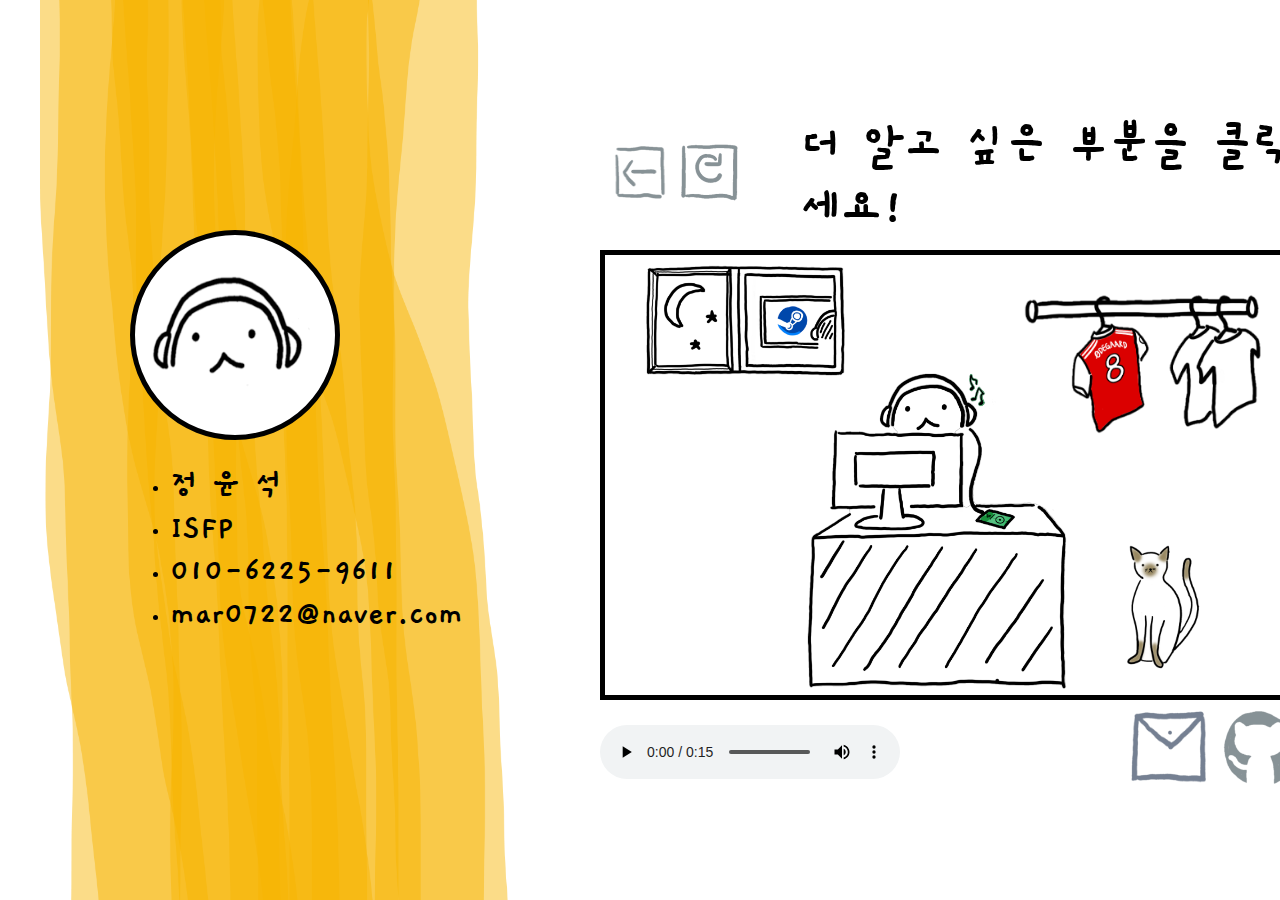
<file: index.html>
<!DOCTYPE html>
<html lang="ko">
  <head>
    <meta charset="UTF-8" />
    <link rel="icon" href="./images/profils/profilCat.ico" />
    <!-- 글꼴 -->
    <link rel="preconnect" href="https://fonts.googleapis.com" />
    <link rel="preconnect" href="https://fonts.gstatic.com" crossorigin />
    <link
      href="https://fonts.googleapis.com/css2?family=Gaegu&family=Gasoek+One&display=swap"
      rel="stylesheet"
    />
    <!-- 스타일 -->
    <link rel="stylesheet" href="./style.css" />
    <link rel="stylesheet" href="./index.css" />

    <title>윤석이의 취미생활</title>
  </head>
  <body>
    <header>
      <!-- 프로필 이미지 -->
      <div id="profil">
        <img src="./images/profils/profilHome.png" alt="My Character" />
      </div>
      <!-- 간단한 소개글 -->
      <ul>
        <li>정 윤 석</li>
        <li>ISFP</li>
        <li>010-6225-9611</li>
        <li>mar0722@naver.com</li>
      </ul>
    </header>

    <main>
      <nav>
        <!-- 뒤로가기 -->
        <div class="icons">
          <img src="./images/icons/iconBack.png" alt="Back icon" />
        </div>
        <!-- 새로고침 -->
        <div class="icons">
          <a href="./index.html">
            <img src="./images/icons/iconRestart.png" alt="Restart icon" />
          </a>
        </div>
        <!-- 홈페이지 설명문구 -->
        <h1>더 알고 싶은 부분을 클릭해보세요!</h1>
      </nav>
      <!-- 메인 컨테이너 부분 -->
      <section id="container">
        <a href="./HTML/music.html">
          <img
            id="music"
            class="items"
            src="./images/items/listeningMusic.png"
            alt="Image litening music"
          />
        </a>

        <a href="./HTML/cat.html">
          <img
            id="cat"
            class="items"
            src="./images/items/Cat.png"
            alt="A cute cat image"
          />
        </a>

        <a href="./HTML/soccer.html">
          <img
            id="soccer"
            class="items"
            src="./images/items/Soccer.png"
            alt="Arsenal uniform image"
          />
        </a>

        <a href="./HTML/game.html">
          <img
            id="game"
            class="items"
            src="./images/items/Game.png"
            alt="image starting game"
          />
        </a>
      </section>
      <!-- 메인 아래쪽 footer 부분 -->
      <footer>
        <audio controls autoplay loop>
          <source src="./mp3/keyboard.mp3" type="audio/mp3" />
        </audio>

        <div class="icons">
          <a href="./HTML/form.html">
            <img src="./images/icons/iconMail.png" alt="Mail logo" />
          </a>

          <a target="_blank" href="https://www.github.com/yundol777">
            <img src="./images/icons/iconGithub.png" alt="Github logo" />
          </a>
        </div>
      </footer>
    </main>
  </body>
</html>
</file>
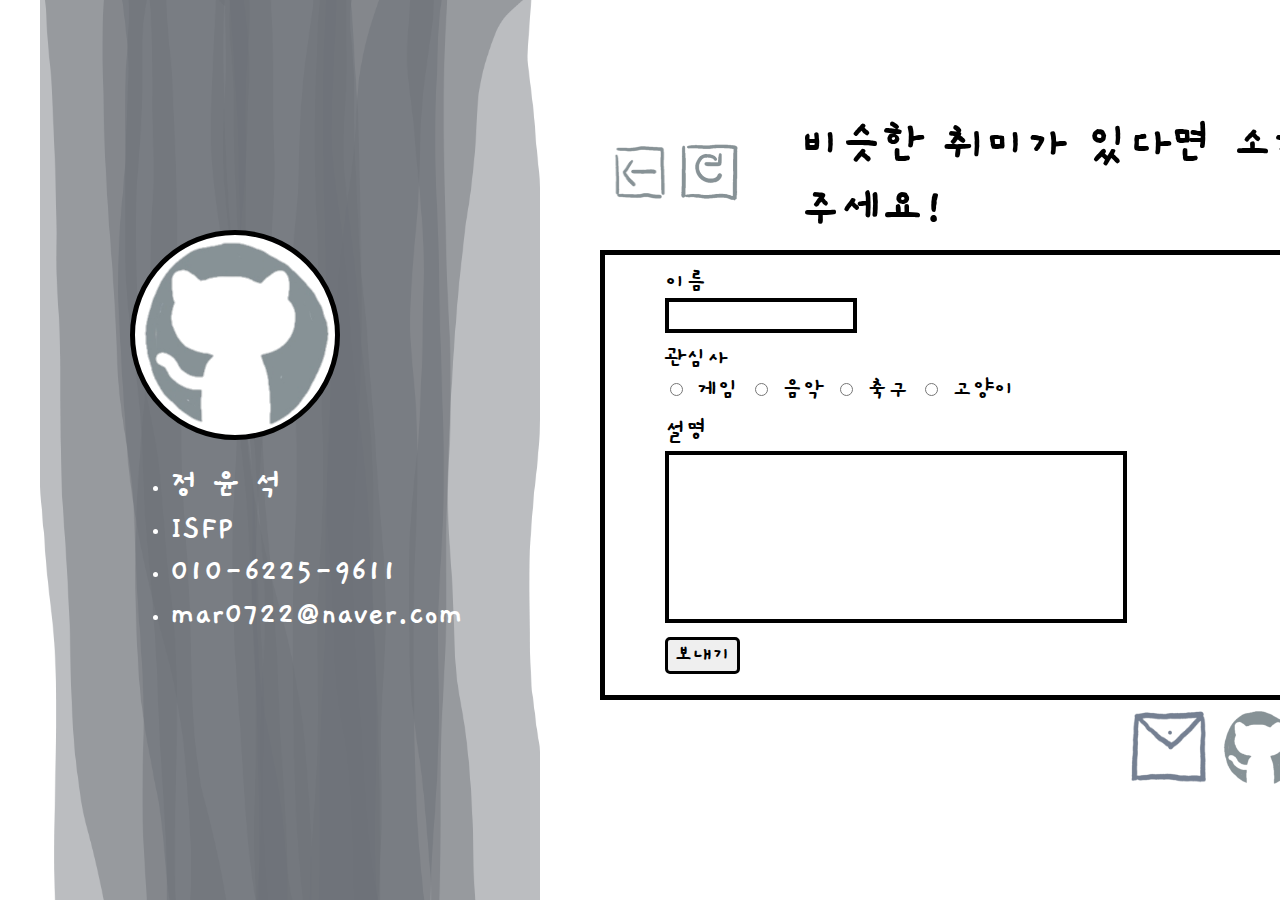
<file: HTML/form.html>
<!DOCTYPE html>
<html lang="ko">
  <head>
    <meta charset="UTF-8" />
    <link rel="icon" href="../images/profils/profilCat.ico" />
    <!-- 글꼴 -->
    <link rel="preconnect" href="https://fonts.googleapis.com" />
    <link rel="preconnect" href="https://fonts.gstatic.com" crossorigin />
    <link
      href="https://fonts.googleapis.com/css2?family=Gaegu&family=Gasoek+One&display=swap"
      rel="stylesheet"
    />
    <!-- 스타일 -->
    <link rel="stylesheet" href="../style.css" />
    <link rel="stylesheet" href="../CSS/form.css" />

    <title>윤석이의 취미생활</title>
  </head>
  <body>
    <header>
      <!-- 프로필 이미지 -->
      <div id="profil">
        <img src="../images/icons/iconGithub.png" alt="My Character" />
      </div>
      <!-- 간단한 소개글 -->
      <ul>
        <li>정 윤 석</li>
        <li>ISFP</li>
        <li>010-6225-9611</li>
        <li>mar0722@naver.com</li>
      </ul>
    </header>

    <main>
      <nav>
        <!-- 뒤로가기 -->
        <div class="icons">
          <a href="../index.html">
            <img src="../images/icons/iconBack.png" alt="Back icon" />
          </a>
        </div>
        <!-- 새로고침 -->
        <div class="icons">
          <a href="../HTML/form.html">
            <img src="../images/icons/iconRestart.png" alt="Restart icon" />
          </a>
        </div>
        <!-- 홈페이지 설명문구 -->
        <h1>비슷한 취미가 있다면 소개해주세요!</h1>
      </nav>
      <!-- 메인 컨테이너 부분 -->
      <section id="container">
        <form>
          <div class="input">
            <label for="name">이름</label>
            <br />
            <input type="text" id="name" name="name" />
          </div>

          <div class="input">
            <label>관심사</label>
            <br />
            <input type="radio" name="interest" id="game" />
            <label for="game">게임</label>
            <input type="radio" name="interest" id="mjusic" />
            <label for="music">음악</label>
            <input type="radio" name="interest" id="soccer" />
            <label for="soccer">축구</label>
            <input type="radio" name="interest" id="cat" />
            <label for="cat">고양이</label>
          </div>

          <div>
            <label for="description">설명</label>
            <br />
            <textarea id="description" name="description"></textarea>
          </div>

          <div>
            <input type="submit" id="submit" value="보내기" />
          </div>
        </form>
      </section>
      <!-- 메인 아래쪽 footer 부분 -->
      <footer>
        <div class="icons">
          <a href="../HTML/form.html">
            <img src="../images/icons/iconMail.png" alt="Mail logo" />
          </a>

          <a href="https://www.github.com/yundol777">
            <img src="../images/icons/iconGithub.png" alt="Github logo" />
          </a>
        </div>
      </footer>
    </main>
  </body>
</html>
</file>
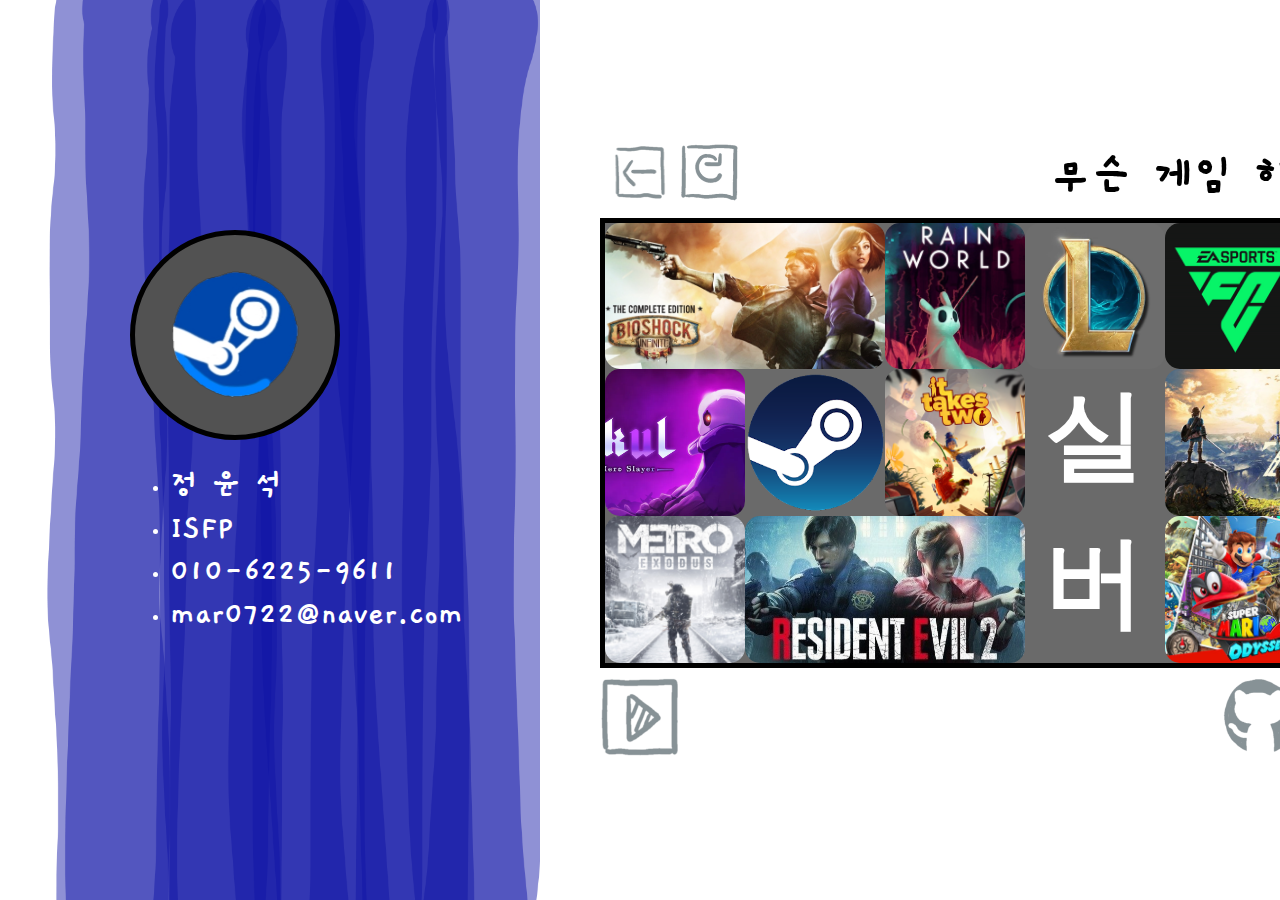
<file: HTML/game.html>
<!DOCTYPE html>
<html lang="ko">
  <head>
    <meta charset="UTF-8" />
    <link rel="icon" href="../images/profils/profilCat.ico" />
    <!-- 글꼴 -->
    <link rel="preconnect" href="https://fonts.googleapis.com" />
    <link rel="preconnect" href="https://fonts.gstatic.com" crossorigin />
    <link
      href="https://fonts.googleapis.com/css2?family=Gaegu&family=Gasoek+One&display=swap"
      rel="stylesheet"
    />
    <!-- 스타일 -->
    <link rel="stylesheet" href="../style.css" />
    <link rel="stylesheet" href="../CSS/game.css" />

    <title>윤석이와 게임</title>
  </head>
  <body>
    <header>
      <!-- 프로필 이미지 -->
      <div id="profil">
        <img src="../images/profils/profilGame.png" alt="Game logo" />
      </div>
      <!-- 간단한 소개글 -->
      <ul>
        <li>정 윤 석</li>
        <li>ISFP</li>
        <li>010-6225-9611</li>
        <li>mar0722@naver.com</li>
      </ul>
    </header>

    <main>
      <nav>
        <!-- 뒤로가기 -->
        <div class="icons">
          <a href="../index.html">
            <img src="../images/icons/iconBack.png" alt="Back icon" />
          </a>
        </div>
        <!-- 새로고침 -->
        <div class="icons">
          <a href="../HTML/game.html">
            <img src="../images/icons/iconRestart.png" alt="Restart icon" />
          </a>
        </div>
        <!-- 홈페이지 설명문구 -->
        <h1>무슨 게임 해?</h1>
      </nav>
      <!-- 메인 컨테이너 부분 -->
      <section id="container">
        <ul>
          <li class="ex_image">
            <img
              src="../images/example/game/bioshock.png"
              alt="biochock logo"
            />
          </li>

          <li class="ex_image">
            <img
              src="../images/example/game/rainworld.png"
              alt="rainworld logo"
            />
          </li>

          <li class="ex_image">
            <img src="../images/example/game/lol.png" alt="lol logo" />
          </li>

          <li class="ex_image">
            <img
              src="../images/example/game/fconline4.png"
              alt="fconline4 logo"
            />
          </li>

          <li class="ex_image">
            <img src="../images/example/game/skul.png" alt="skul logo" />
          </li>

          <li class="ex_image">
            <img src="../images/example/game/steam.png" alt="steam logo" />
          </li>

          <li class="ex_image">
            <img
              src="../images/example/game/ittakestwo.png"
              alt="it takes two logo"
            />
          </li>

          <li class="ex_text">실</li>

          <li class="ex_image">
            <img src="../images/example/game/zelda.png" alt="zelda logo" />
          </li>

          <li class="ex_image">
            <img src="../images/example/game/metro.png" alt="metro logo" />
          </li>

          <li class="ex_image">
            <img
              src="../images/example/game/biohazard.png"
              alt="biohazard logo"
            />
          </li>

          <li class="ex_text">버</li>

          <li class="ex_image">
            <img src="../images/example/game/mario.png" alt="mario logo" />
          </li>
        </ul>
      </section>

      <!-- 메인 아래쪽 footer 부분 -->
      <footer>
        <a target="_blank" href="https://www.youtube.com/@paka2">
          <img src="../images/icons/iconBackground.png" alt="Youtube logo" />
        </a>

        <a target="_blank" href="https://www.github.com/yundol777">
          <img src="../images/icons/iconGithub.png" alt="Github logo" />
        </a>
      </footer>
    </main>
  </body>
</html>
</file>
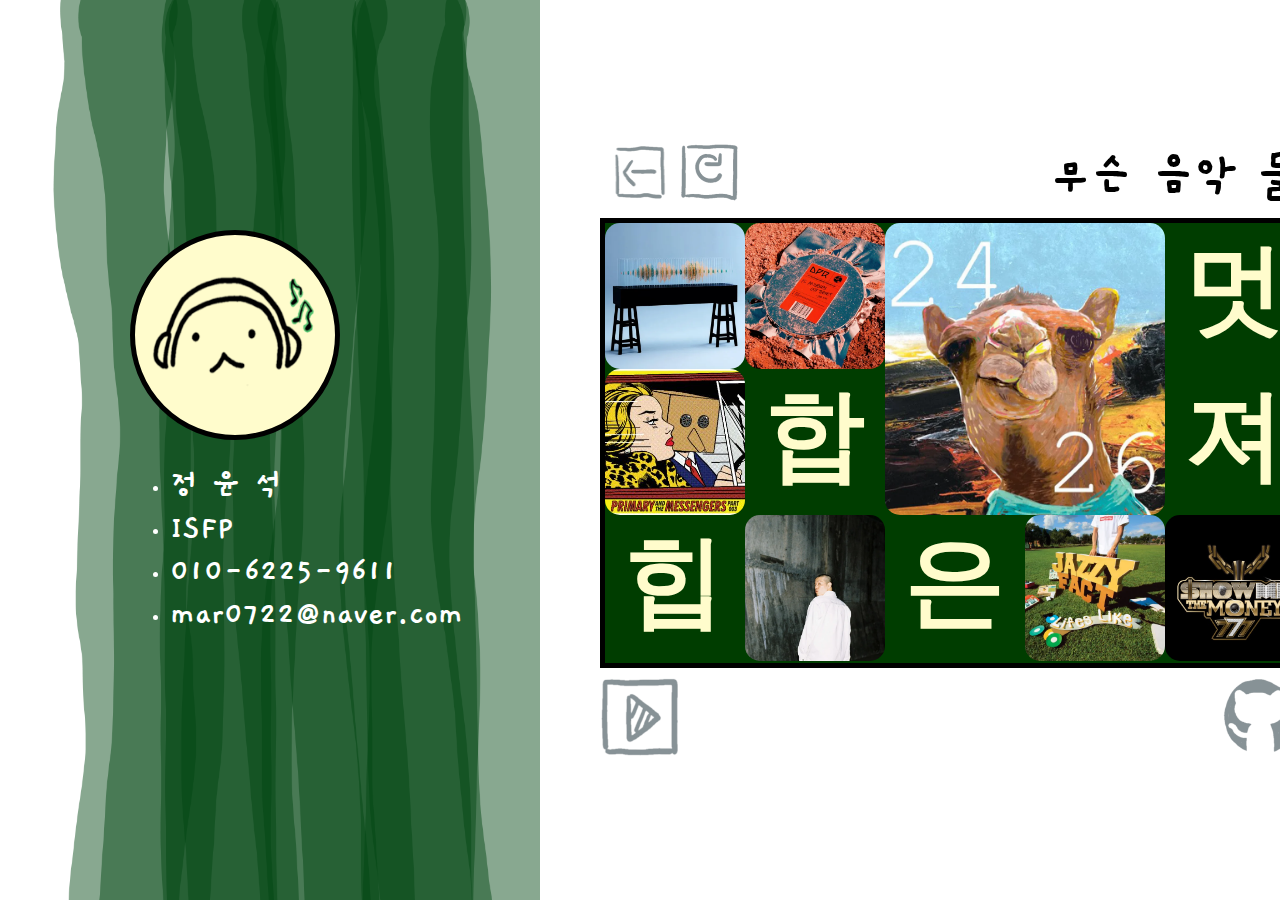
<file: HTML/music.html>
<!DOCTYPE html>
<html lang="ko">
  <head>
    <meta charset="UTF-8" />
    <link rel="icon" href="../images/profils/profilCat.ico" />
    <!-- 글꼴 -->
    <link rel="preconnect" href="https://fonts.googleapis.com" />
    <link rel="preconnect" href="https://fonts.gstatic.com" crossorigin />
    <link
      href="https://fonts.googleapis.com/css2?family=Gaegu&family=Gasoek+One&display=swap"
      rel="stylesheet"
    />
    <!-- 스타일 -->
    <link rel="stylesheet" href="../style.css" />
    <link rel="stylesheet" href="../CSS/music.css" />

    <title>윤석이와 음악</title>
  </head>
  <body>
    <header>
      <!-- 프로필 이미지 -->
      <div id="profil">
        <img
          src="../images/profils/profilMusic.png"
          alt="My Character listening to music"
        />
      </div>
      <!-- 간단한 소개글 -->
      <ul>
        <li>정 윤 석</li>
        <li>ISFP</li>
        <li>010-6225-9611</li>
        <li>mar0722@naver.com</li>
      </ul>
    </header>

    <main>
      <nav>
        <!-- 뒤로가기 -->
        <div class="icons">
          <a href="../index.html">
            <img src="../images/icons/iconBack.png" alt="Back icon" />
          </a>
        </div>
        <!-- 새로고침 -->
        <div class="icons">
          <a href="../HTML/music.html">
            <img src="../images/icons/iconRestart.png" alt="Restart icon" />
          </a>
        </div>
        <!-- 홈페이지 설명문구 -->
        <h1>무슨 음악 들어?</h1>
      </nav>
      <!-- 메인 컨테이너 부분 -->
      <section id="container">
        <ul>
          <li class="ex_image">
            <img
              src="../images/example/music/4theyouth.png"
              alt="4theyouth album cover"
            />
          </li>

          <li class="ex_image">
            <img src="../images/example/music/dpr.png" alt="dpr album cover" />
          </li>

          <li class="ex_image">
            <img
              src="../images/example/music/2426.png"
              alt="2426 album cover"
            />
          </li>

          <li class="ex_text">멋</li>

          <li class="ex_image">
            <img
              src="../images/example/music/primary.png"
              alt="primary album cover"
            />
          </li>

          <li class="ex_text">합</li>

          <li class="ex_text">져</li>

          <li class="ex_text">힙</li>

          <li class="ex_image">
            <img
              src="../images/example/music/stranger.png"
              alt="stranger album cover"
            />
          </li>

          <li class="ex_text">은</li>

          <li class="ex_image">
            <img
              src="../images/example/music/jazzyfact.png"
              alt="jazzyfact album cover"
            />
          </li>

          <li class="ex_image">
            <img
              src="../images/example/music/smtm.png"
              alt="show me the money logo"
            />
          </li>
        </ul>
      </section>

      <!-- 메인 아래쪽 footer 부분 -->
      <footer>
        <a
          target="_blank"
          href="https://www.youtube.com/watch?v=X1qi8DrPfcs&list=OLAK5uy_ks0gPifKBzJ8bAIEj0OG7K6PY0pxlw9iU&index=1"
        >
          <img src="../images/icons/iconBackground.png" alt="Youtube logo" />
        </a>

        <a target="_blank" href="https://www.github.com/yundol777">
          <img src="../images/icons/iconGithub.png" alt="Github logo" />
        </a>
      </footer>
    </main>
  </body>
</html>
</file>
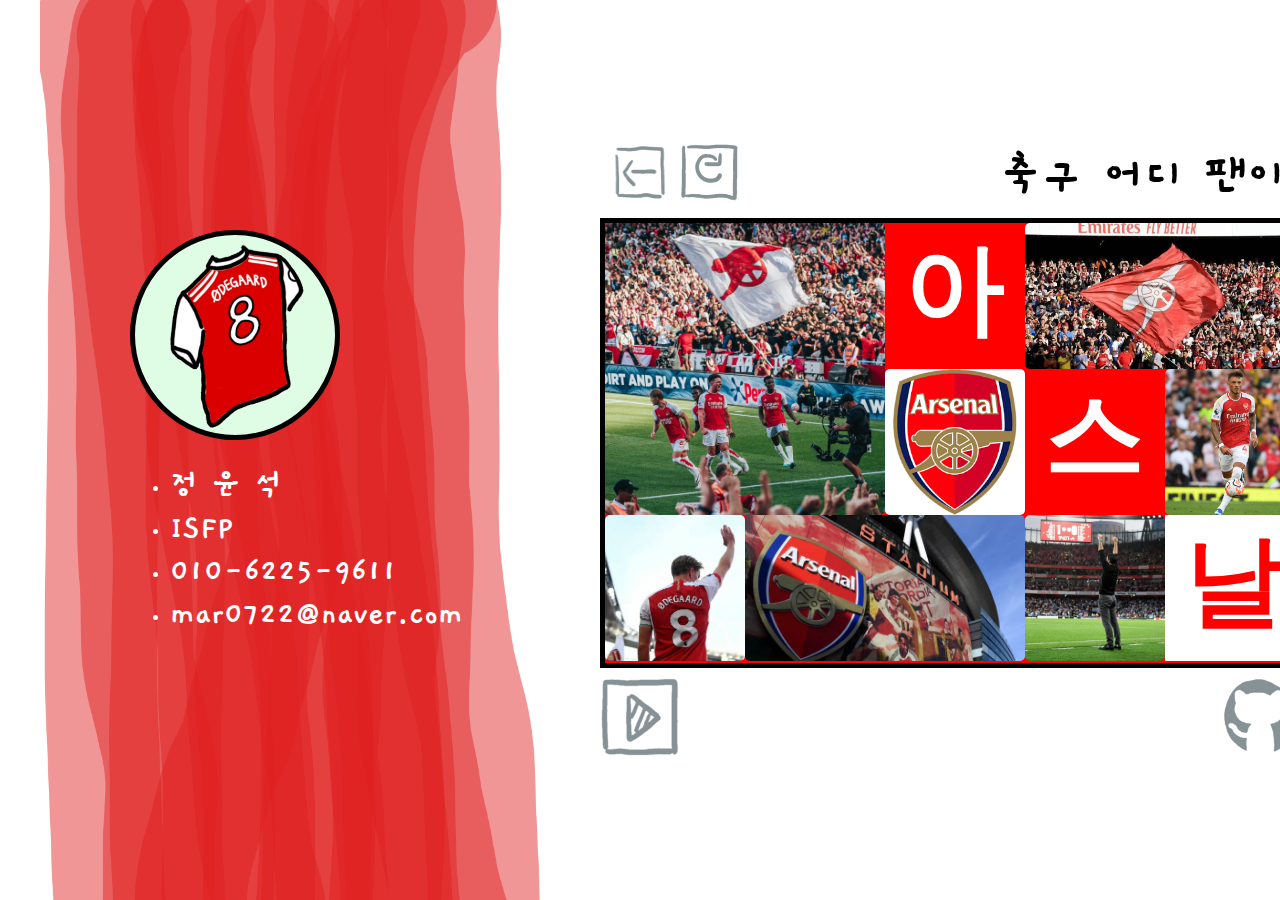
<file: HTML/soccer.html>
<!DOCTYPE html>
<html lang="ko">
  <head>
    <meta charset="UTF-8" />
    <link rel="icon" href="../images/profils/profilCat.ico" />
    <!-- 글꼴 -->
    <link rel="preconnect" href="https://fonts.googleapis.com" />
    <link rel="preconnect" href="https://fonts.gstatic.com" crossorigin />
    <link
      href="https://fonts.googleapis.com/css2?family=Gaegu&family=Gasoek+One&display=swap"
      rel="stylesheet"
    />
    <!-- 스타일 -->
    <link rel="stylesheet" href="../style.css" />
    <link rel="stylesheet" href="../CSS/soccer.css" />

    <title>윤석이와 축구</title>
  </head>
  <body>
    <header>
      <!-- 프로필 이미지 -->
      <div id="profil">
        <img src="../images/profils/profilArsenal.png" alt="Arsenal uniform" />
      </div>
      <!-- 간단한 소개글 -->
      <ul>
        <li>정 윤 석</li>
        <li>ISFP</li>
        <li>010-6225-9611</li>
        <li>mar0722@naver.com</li>
      </ul>
    </header>

    <main>
      <nav>
        <!-- 뒤로가기 -->
        <div class="icons">
          <a href="../index.html">
            <img src="../images/icons/iconBack.png" alt="Back icon" />
          </a>
        </div>
        <!-- 새로고침 -->
        <div class="icons">
          <a href="../HTML/soccer.html">
            <img src="../images/icons/iconRestart.png" alt="Restart icon" />
          </a>
        </div>
        <!-- 홈페이지 설명문구 -->
        <h1>축구 어디 팬이야?</h1>
      </nav>
      <!-- 메인 컨테이너 부분 -->
      <section id="container">
        <ul>
          <li class="ex_image">
            <img
              src="../images/example/soccer/rice.png"
              alt="Arsenal picture"
            />
          </li>

          <li class="ex_text">아</li>

          <li class="ex_image">
            <img src="../images/example/soccer/fan.png" alt="Arsenal fan" />
          </li>

          <li class="ex_image">
            <img src="../images/example/soccer/logo.png" alt="Arsenal logo" />
          </li>

          <li class="ex_text">스</li>

          <li class="ex_image">
            <img src="../images/example/soccer/white.png" alt="Arsenal white" />
          </li>

          <li class="ex_image">
            <img
              src="../images/example/soccer/odegard.png"
              alt="Arsenal odegard"
            />
          </li>

          <li class="ex_image">
            <img
              src="../images/example/soccer/soccerfield.png"
              alt="Arsenal soccerfield"
            />
          </li>

          <li class="ex_image">
            <img
              src="../images/example/soccer/arteta.png"
              alt="Arsenal arteta"
            />
          </li>

          <li class="ex_text">날</li>
        </ul>
      </section>

      <!-- 메인 아래쪽 footer 부분 -->
      <footer>
        <a target="_blank" href="https://www.youtube.com/@catsenal">
          <img src="../images/icons/iconBackground.png" alt="Youtube logo" />
        </a>

        <a target="_blank" href="https://www.github.com/yundol777">
          <img src="../images/icons/iconGithub.png" alt="Github logo" />
        </a>
      </footer>
    </main>
  </body>
</html>
</file>
<file: style.css>
html {
  height: 100%;
}

body {
  margin: 0;
  padding: 0;
  font-family: "Gaegu", sans-serif;
  font-weight: bolder;

  height: 100%;
}

body a {
  color: white;
}

/* 헤더 */
header {
  width: 500px;
  height: 100%;
  margin: 0 40px;
  position: absolute;

  font-size: 34px;

  display: flex;
  flex-direction: column;
  justify-content: center;
  align-items: baseline;
}

header li::marker {
  font-size: 20px;
}

#profil {
  width: 200px;
  height: 200px;

  margin-left: 90px;
}

#profil img {
  width: 100%;
  height: 100%;
  border: 5px solid black;
  border-radius: 100%;
}

/* 메인 */

main {
  margin-left: 600px;
  font-size: 25px;
  height: 100%;

  display: flex;
  flex-direction: column;
  justify-content: center;
}

/* 네비게이션 in 메인 */

nav {
  width: 800px;
  display: flex;
  align-items: center;
}

nav h1 {
  padding-left: 50px;
  margin: 10px;
}

nav .icons img {
  width: 60px;
  height: 60px;
  margin-left: 10px;
}

nav .icons a:hover img {
  background-color: rgb(255, 251, 172);
}

/* 컨테이너 크기 및 테두리 설정 in 메인 */

section {
  width: 700px;
  height: 440px;
  border: 5px solid black;
}

/* footer in 메인 */

footer {
  margin-top: 8px;
  display: flex;
  align-items: center;
  justify-content: space-between;

  width: 700px;
}

footer img {
  width: 80px;
  height: 80px;
}

footer a:hover img {
  background-color: rgb(255, 251, 172);
}
</file>
<file: index.css>
/* 헤더 배경 이미지 */
header {
  background-image: url(./images/backgrounds/backgroundY.png);
  background-size: cover;
}

/* 프로필 이미지 배경색 */
#profil img {
  background-color: rgb(255, 255, 255);
}

/* 메인 컨테이너 내부 */
section {
  position: relative;
}

section .items {
  position: absolute;
}

#music {
  width: 270px;
  left: 200px;
  bottom: 0;
}

#cat {
  width: 80px;
  right: 100px;
  bottom: 25px;
}

#soccer {
  width: 300px;
  right: 10px;
  top: 20px;
}

#game {
  width: 200px;
  left: 40px;
  top: 10px;
}

#container a:hover img {
  transform: scale(1.05);

  /* border: 1px solid black; */
}
</file>
<file: CSS/form.css>
/* 헤더 배경 이미지 */
header {
  background-image: url(../images/backgrounds/backgroundW.png);
  background-size: cover;
  background-position: center;

  color: rgb(255, 255, 255);
}

/* 프로필 이미지 배경색 */
#profil img {
  background-color: rgb(255, 255, 255);
}

/* 메인 내부 폼태그 */

form {
  width: 100%;
  height: 100%;
  padding: 12px 60px;
  box-sizing: border-box;

  display: flex;
  flex-direction: column;
}

form .input {
  margin-bottom: 10px;
}

form #name {
  width: 180px;
  height: 25px;

  border: 4px solid black;
}

form #description {
  margin: 5px 0;
  width: 450px;
  height: 160px;

  border: 4px solid black;

  resize: none;
  overflow-y: scroll;
}

form #submit {
  font-family: "Gaegu", sans-serif;
  font-weight: bolder;
  font-size: 23px;

  border: 3.5px solid black;
  border-radius: 5px;
}

/* 메인 footer 부분 오디오 공백 제거 */
footer {
  justify-content: flex-end;
}
</file>
<file: CSS/game.css>
/* 헤더 배경 이미지 */
header {
  background-image: url(../images/backgrounds/backgroundB.png);
  background-size: cover;
  /* background-position: center; */

  color: rgb(255, 255, 255);
}

/* 프로필 이미지 배경색 */
#profil img {
  background-color: rgb(82, 82, 82);
}

/* 메인 네비게이션 패딩 */
nav h1 {
  padding-left: 300px;
}

/* 메인 컨테이너 내부 */
#container {
  background-color: rgb(106, 106, 106);

  font-family: "Gasok one", sans-serif;
  color: white;
}

#container ul {
  list-style: none;
  margin: 0;
  padding: 0;

  display: grid;
  grid-template-columns: 1fr 1fr 1fr 1fr 1fr;

  /* gap: 10px 10px; */
}

.ex_image img {
  width: 100%;
  height: 100%;
  object-fit: cover;
  border-radius: 15px;
}

.ex_image:hover img {
  transform: scale(1.1);

  /* border: 1px solid black; */
}

.ex_text {
  width: 100%;
  height: 100%;

  font-size: 100px;
  text-align: center;
}

#container li:nth-child(1) {
  grid-column: 1 / span 2;
}

#container li:nth-child(11) {
  grid-column: 2 / span 2;
}
</file>
<file: CSS/music.css>
/* 헤더 배경 이미지 */
header {
  background-image: url(../images/backgrounds/backgroundG.png);
  background-size: cover;
  /* background-position: center; */

  color: rgb(255, 255, 255);
}

/* 프로필 이미지 배경색 */
#profil img {
  background-color: rgb(255, 252, 204);
}

/* 메인 네비게이션 패딩 */
nav h1 {
  padding-left: 300px;
}

/* 메인 컨테이너 내부 */
#container {
  background-color: rgb(0, 61, 0);

  font-family: "Gasok one", sans-serif;
  color: rgb(255, 252, 204);
}

#container ul {
  list-style: none;
  margin: 0;
  padding: 0;

  display: grid;
  grid-template-columns: 1fr 1fr 1fr 1fr 1fr;
  /* gap: 10px 10px; */
}

.ex_image img {
  width: 100%;
  height: 100%;
  object-fit: cover;
  border-radius: 15px;
}

.ex_image:hover img {
  transform: scale(1.1);

  /* border: 1px solid black; */
}

.ex_text {
  width: 100%;
  height: 100%;
  font-size: 100px;
  text-align: center;
}

#container li:nth-child(3) {
  grid-column: 3 / span 2;
  grid-row: 1 / span 2;
}
</file>
<file: CSS/soccer.css>
/* 헤더 배경 이미지 */
header {
  background-image: url(../images/backgrounds/backgroundR.png);
  background-size: cover;
  /* background-position: center; */

  color: rgb(255, 255, 255);
}

/* 프로필 이미지 배경색 */
#profil img {
  background-color: rgb(223, 253, 228);
}

/* 메인 네비게이션 패딩 */
nav h1 {
  padding-left: 250px;
}

/* 메인 컨테이너 내부 */
#container {
  background-color: red;

  font-family: "Gasok one", sans-serif;
  color: white;
}

#container ul {
  list-style: none;
  margin: 0.4px 0;
  padding: 0;

  display: grid;
  grid-template-columns: 1fr 1fr 1fr 1fr 1fr;
  /* gap: 10px 10px; */
}

.ex_image img {
  width: 100%;
  height: 100%;

  object-fit: cover;
  border-radius: 5px;
}

.ex_image:hover img {
  transform: scale(1.3);

  /* border: 1px solid black; */
}

.ex_text {
  width: 100%;
  height: 100%;

  font-size: 100px;
  text-align: center;
}

#container li:nth-child(1) {
  grid-column: 1 / span 2;
  grid-row: 1 / span 2;
}

#container li:nth-child(3) {
  grid-column: 4 / span 2;
}

#container li:nth-child(8) {
  grid-column: 2 / span 2;
}

#container li:nth-child(10) {
  color: red;
  background-color: white;
}
</file>
